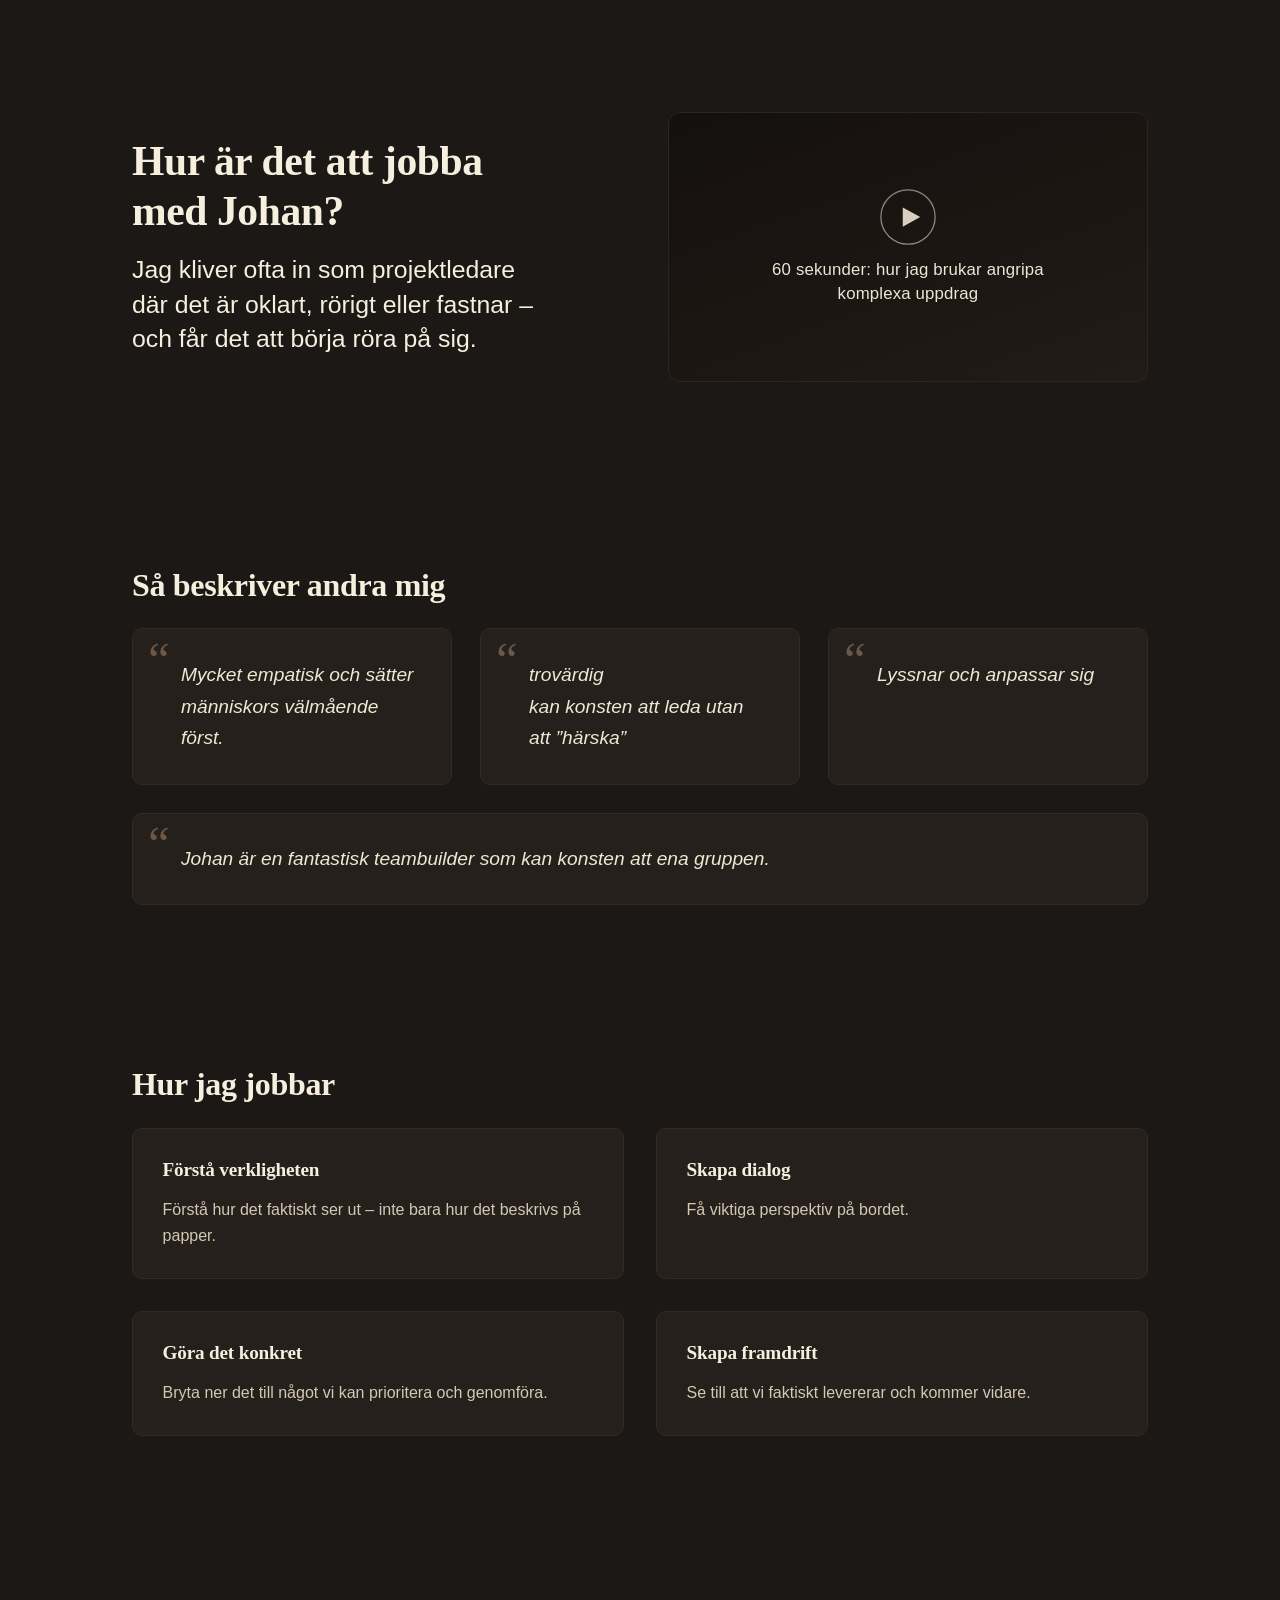
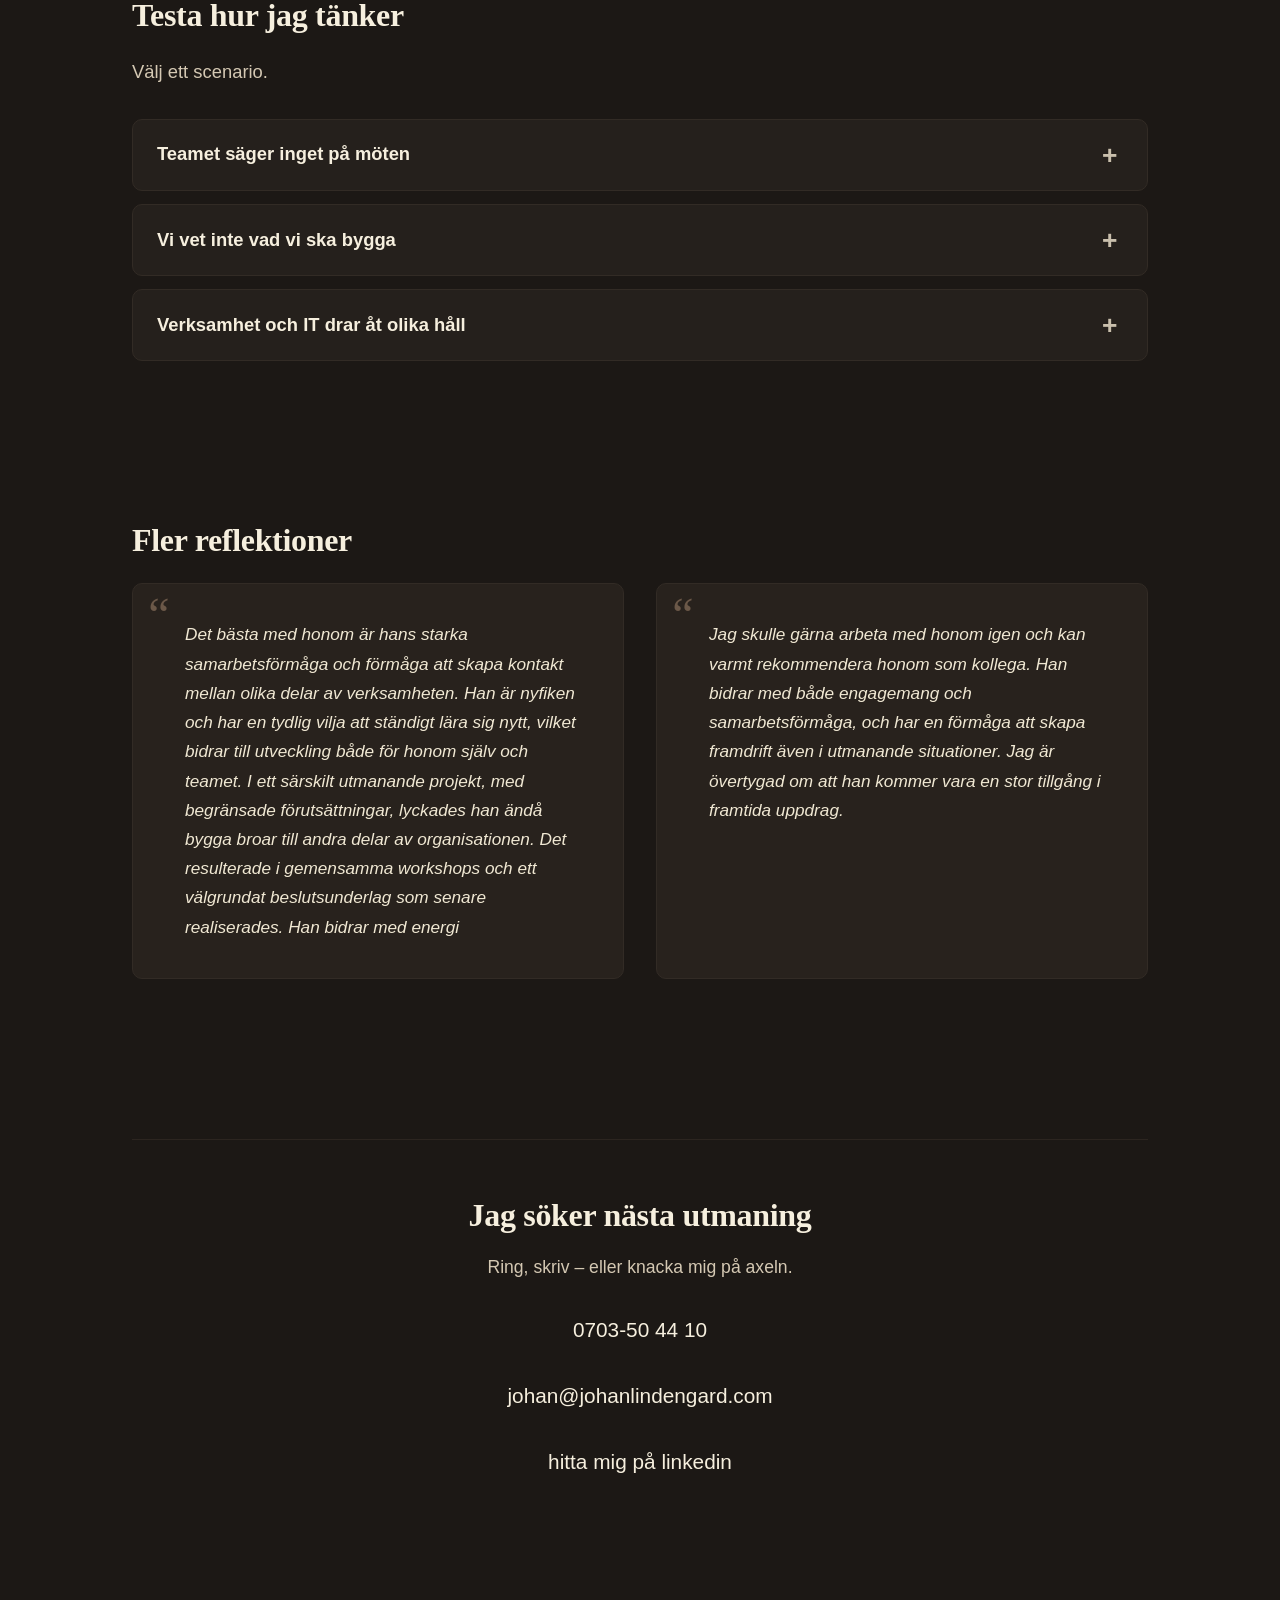
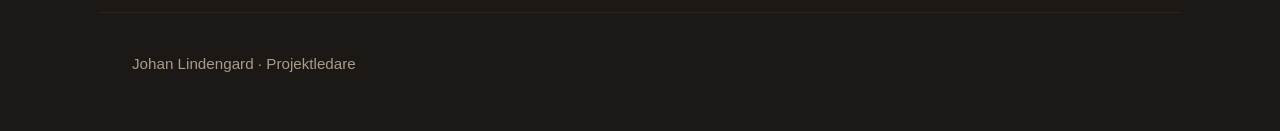
<file: index.html>
<!DOCTYPE html>
<html lang="sv">
<head>
    <meta charset="UTF-8">
    <meta name="viewport" content="width=device-width, initial-scale=1">
    <meta name="theme-color" content="#1c1815">
    <title>Hur är det att jobba med Johan? – Johan Lindengard</title>
    <meta name="description" content="Johan Lindengard – projektledare som får saker att röra på sig.">
    <link rel="stylesheet" href="styles.css">
</head>
<body>
    <main>
        <section class="hero">
            <h1>Hur är det att jobba med Johan?</h1>
            <p class="hero__hook">Jag kliver ofta in som projektledare där det är oklart, rörigt eller fastnar – och får det att börja röra på sig.</p>
            <div class="video-placeholder" role="img" aria-label="Video kommer snart">
                <span class="video-placeholder__icon" aria-hidden="true">
                    <svg viewBox="0 0 64 64" width="56" height="56" focusable="false">
                        <circle cx="32" cy="32" r="31" fill="none" stroke="currentColor" stroke-width="1.5" opacity="0.6"/>
                        <path d="M26 21 L46 32 L26 43 Z" fill="currentColor"/>
                    </svg>
                </span>
                <span class="video-placeholder__text">60 sekunder: hur jag brukar angripa komplexa uppdrag</span>
            </div>
        </section>

        <section class="quotes" aria-labelledby="quotes-heading">
            <h2 id="quotes-heading">Så beskriver andra mig</h2>
            <div class="quote-grid">
                <blockquote class="quote">Mycket empatisk och sätter människors välmående först.</blockquote>
                <blockquote class="quote">trovärdig<br>kan konsten att leda utan att ”härska”</blockquote>
                <blockquote class="quote">Lyssnar och anpassar sig</blockquote>
                <blockquote class="quote">Johan är en fantastisk teambuilder som kan konsten att ena gruppen.</blockquote>
            </div>
        </section>

        <section class="approach" id="approach" aria-labelledby="approach-heading">
            <h2 id="approach-heading">Hur jag jobbar</h2>
            <div class="approach-grid">
                <article class="approach-card">
                    <h3>Förstå verkligheten</h3>
                    <p>Förstå hur det faktiskt ser ut – inte bara hur det beskrivs på papper.</p>
                </article>
                <article class="approach-card">
                    <h3>Skapa dialog</h3>
                    <p>Få viktiga perspektiv på bordet.</p>
                </article>
                <article class="approach-card">
                    <h3>Göra det konkret</h3>
                    <p>Bryta ner det till något vi kan prioritera och genomföra.</p>
                </article>
                <article class="approach-card">
                    <h3>Skapa framdrift</h3>
                    <p>Se till att vi faktiskt levererar och kommer vidare.</p>
                </article>
            </div>
        </section>

        <section class="scenarios" aria-labelledby="scenarios-heading">
            <h2 id="scenarios-heading">Testa hur jag tänker</h2>
            <p class="lead">Välj ett scenario.</p>
            <div class="scenarios-list">
                <details class="scenario" name="scenarios">
                    <summary>
                        <span class="scenario__title">Teamet säger inget på möten</span>
                        <span class="scenario__chevron" aria-hidden="true">+</span>
                    </summary>
                    <div class="scenario__answer">
                        <p>Min första hypotes är att det handlar mer om trygghet än kompetens.</p>
                        <p>Jag börjar med att prata med några nyckelpersoner en och en.</p>
                        <p>Sen justerar jag hur vi kör forumen så att fler perspektiv faktiskt kommer fram.</p>
                        <p>Målet är att få igång dialogen – för det är där bättre beslut börjar.</p>
                    </div>
                </details>
                <details class="scenario" name="scenarios">
                    <summary>
                        <span class="scenario__title">Vi vet inte vad vi ska bygga</span>
                        <span class="scenario__chevron" aria-hidden="true">+</span>
                    </summary>
                    <div class="scenario__answer">
                        <p>Jag börjar inte med lösningar, utan med att förstå vad problemet egentligen är.</p>
                        <p>Vi bryter ner det i mindre frågeställningar och testar små saker snabbt.</p>
                        <p>På så sätt får vi fram vad som faktiskt skapar värde innan vi bygger för mycket.</p>
                    </div>
                </details>
                <details class="scenario" name="scenarios">
                    <summary>
                        <span class="scenario__title">Verksamhet och IT drar åt olika håll</span>
                        <span class="scenario__chevron" aria-hidden="true">+</span>
                    </summary>
                    <div class="scenario__answer">
                        <p>Ofta handlar det om att perspektiv inte möts.</p>
                        <p>Jag faciliterar dialog där både verksamhet och teknik får beskriva sin verklighet.</p>
                        <p>Sen bryter vi ner det till något konkret som båda kan enas kring och testa.</p>
                    </div>
                </details>
            </div>
        </section>

        <section class="reflections" aria-labelledby="reflections-heading">
            <h2 id="reflections-heading">Fler reflektioner</h2>
            <div class="reflections-grid">
                <blockquote class="quote quote--long">Det bästa med honom är hans starka samarbetsförmåga och förmåga att skapa kontakt mellan olika delar av verksamheten. Han är nyfiken och har en tydlig vilja att ständigt lära sig nytt, vilket bidrar till utveckling både för honom själv och teamet. I ett särskilt utmanande projekt, med begränsade förutsättningar, lyckades han ändå bygga broar till andra delar av organisationen. Det resulterade i gemensamma workshops och ett välgrundat beslutsunderlag som senare realiserades. Han bidrar med energi</blockquote>
                <blockquote class="quote quote--long">Jag skulle gärna arbeta med honom igen och kan varmt rekommendera honom som kollega. Han bidrar med både engagemang och samarbetsförmåga, och har en förmåga att skapa framdrift även i utmanande situationer. Jag är övertygad om att han kommer vara en stor tillgång i framtida uppdrag.</blockquote>
            </div>
        </section>

        <section class="contact" aria-labelledby="contact-heading">
            <h2 id="contact-heading">Jag söker nästa utmaning</h2>
            <p class="contact__invite">Ring, skriv – eller knacka mig på axeln.</p>
            <div class="contact__details">
                <a class="contact__link" href="tel:0703504410">0703-50 44 10</a>
                <a class="contact__link" href="mailto:johan@johanlindengard.com">johan@johanlindengard.com</a>
                <a class="contact__link" href="https://www.linkedin.com/in/johan-lindengard/" target="_blank" rel="noopener noreferrer">hitta mig på linkedin</a>
            </div>
        </section>
    </main>

    <footer>
        <p>Johan Lindengard · Projektledare</p>
    </footer>
</body>
</html>
</file>
<file: styles.css>
*,
*::before,
*::after {
    box-sizing: border-box;
}

html {
    -webkit-text-size-adjust: 100%;
    scroll-behavior: smooth;
}

body {
    margin: 0;
    background: #1c1815;
    color: #ede4d3;
    font-family: -apple-system, BlinkMacSystemFont, "Segoe UI", Roboto, "Helvetica Neue", Arial, sans-serif;
    font-size: 18px;
    line-height: 1.6;
    -webkit-font-smoothing: antialiased;
    -moz-osx-font-smoothing: grayscale;
}

@media (max-width: 700px) {
    body {
        font-size: 19px;
    }
}

main {
    max-width: 1080px;
    margin: 0 auto;
    padding: 4.5rem 1.5rem 2rem;
}

section {
    margin-bottom: 8rem;
}

@media (max-width: 700px) {
    main {
        padding: 2.5rem 1.25rem 2rem;
    }
    section {
        margin-bottom: 6rem;
    }
}

h1,
h2,
h3 {
    font-family: Georgia, "Iowan Old Style", "Palatino Linotype", "Times New Roman", serif;
    letter-spacing: -0.01em;
    color: #f6efde;
}

h1 {
    font-size: clamp(2rem, 6vw, 2.4rem);
    font-weight: 600;
    line-height: 1.2;
    margin: 0 0 1.5rem;
    max-width: 18ch;
}

h2 {
    font-size: clamp(1.5rem, 4.5vw, 1.85rem);
    font-weight: 600;
    line-height: 1.2;
    margin: 0 0 1.5rem;
}

h3 {
    font-size: 1.2rem;
    font-weight: 600;
    line-height: 1.3;
    margin: 0 0 0.85rem;
    color: #f6efde;
}

p {
    margin: 0 0 1rem;
}

p:last-child {
    margin-bottom: 0;
}

.lead {
    font-size: 1.15rem;
    color: #d4c8b3;
    max-width: 36ch;
    margin: 0 0 2rem;
    line-height: 1.55;
}

/* Hero */
.hero {
    padding-top: 1rem;
    padding-bottom: 1rem;
}

.hero__hook {
    font-size: clamp(1.25rem, 4.2vw, 1.5rem);
    line-height: 1.4;
    color: #f6efde;
    margin: 0 0 2rem;
    max-width: 38ch;
    font-weight: 500;
}

/* Video placeholder */
.video-placeholder {
    aspect-ratio: 16 / 9;
    background: linear-gradient(160deg, #14100e 0%, #221b16 100%);
    border: 1px solid #2c2520;
    border-radius: 12px;
    display: flex;
    flex-direction: column;
    align-items: center;
    justify-content: center;
    gap: 0.85rem;
    color: #d4c8b3;
    font-size: 1.05rem;
    letter-spacing: 0.01em;
    margin: 0;
    text-align: center;
    padding: 1.25rem;
    cursor: default;
    transition: border-color 0.2s ease, background 0.2s ease, transform 0.2s ease;
}

.video-placeholder:hover {
    border-color: #4a3f35;
    background: linear-gradient(160deg, #181311 0%, #261e18 100%);
}

.video-placeholder__icon {
    display: inline-flex;
    align-items: center;
    justify-content: center;
    color: #ede4d3;
    opacity: 0.9;
    transition: opacity 0.2s ease, transform 0.2s ease;
}

.video-placeholder:hover .video-placeholder__icon {
    opacity: 1;
    transform: scale(1.06);
}

.video-placeholder__text {
    color: #ede4d3;
    max-width: 32ch;
    line-height: 1.4;
    font-weight: 500;
}

/* Quotes (top grid: short, punchy) */
.quote-grid {
    display: grid;
    grid-template-columns: repeat(2, 1fr);
    gap: 1.25rem;
}

.quote {
    background: #25201c;
    border: 1px solid #322b25;
    border-radius: 10px;
    padding: 1.85rem 1.85rem 1.85rem 3rem;
    margin: 0;
    color: #f0e8d3;
    font-style: italic;
    font-size: 1.2rem;
    line-height: 1.65;
    position: relative;
}

.quote::before {
    content: "\201C";
    position: absolute;
    top: 0.4rem;
    left: 0.95rem;
    font-family: Georgia, "Iowan Old Style", "Palatino Linotype", serif;
    font-size: 3rem;
    font-style: normal;
    color: #6b5848;
    line-height: 1;
}

@media (max-width: 600px) {
    .quote-grid {
        grid-template-columns: 1fr;
        gap: 1rem;
    }
    .quote {
        padding: 1.5rem 1.5rem 1.5rem 2.75rem;
        font-size: 1.15rem;
    }
}

/* Reflections (bottom grid: longer testimonials) */
.reflections-grid {
    display: grid;
    grid-template-columns: 1fr;
    gap: 1.5rem;
}

.quote--long {
    background: #28221d;
    padding: 2.25rem 2.25rem 2.25rem 3.25rem;
    font-size: 1.1rem;
    line-height: 1.7;
}

@media (max-width: 700px) {
    .quote--long {
        padding: 1.75rem 1.5rem 1.75rem 2.75rem;
        font-size: 1.075rem;
    }
}

/* Approach */
.approach-grid {
    display: grid;
    grid-template-columns: repeat(2, 1fr);
    gap: 1.25rem;
}

.approach-card {
    background: #25201c;
    border: 1px solid #322b25;
    border-radius: 10px;
    padding: 1.85rem;
}

.approach-card h3 {
    font-size: 1.2rem;
    margin: 0 0 0.85rem;
}

.approach-card p {
    margin: 0;
    color: #d4c8b3;
    font-size: 1rem;
    line-height: 1.6;
}

@media (max-width: 700px) {
    .approach-grid {
        grid-template-columns: 1fr;
    }
}

/* Scenarios (interactive accordion) */
.scenarios-list {
    display: flex;
    flex-direction: column;
    gap: 0.85rem;
}

.scenario {
    background: #25201c;
    border: 1px solid #322b25;
    border-radius: 10px;
    overflow: hidden;
}

.scenario summary {
    list-style: none;
    cursor: pointer;
    padding: 1.35rem 1.5rem;
    display: flex;
    align-items: center;
    justify-content: space-between;
    gap: 1rem;
    color: #f6efde;
    font-weight: 600;
    font-size: 1.15rem;
    line-height: 1.35;
    min-height: 60px;
    -webkit-tap-highlight-color: transparent;
    transition: background 0.12s ease;
}

.scenario summary::-webkit-details-marker {
    display: none;
}

.scenario summary::marker {
    display: none;
    content: "";
}

.scenario summary:hover {
    background: #2c2620;
}

.scenario summary:focus-visible {
    outline: 2px solid #6a5e51;
    outline-offset: -2px;
}

.scenario__title {
    flex: 1 1 auto;
}

.scenario__chevron {
    flex: 0 0 auto;
    color: #c9bfac;
    font-size: 1.65rem;
    line-height: 1;
    width: 1.65rem;
    text-align: center;
    transition: transform 0.12s ease, color 0.12s ease;
}

.scenario[open] .scenario__chevron {
    transform: rotate(45deg);
    color: #ede4d3;
}

.scenario[open] summary {
    background: #2a241f;
}

.scenario__answer {
    padding: 0.5rem 1.5rem 1.5rem;
    color: #ede4d3;
    line-height: 1.6;
    font-size: 1rem;
    border-top: 1px solid #2c2520;
}

.scenario__answer p {
    margin: 0.85rem 0 0;
}

@media (max-width: 600px) {
    .scenario summary {
        padding: 1.2rem 1.25rem;
        font-size: 1.1rem;
    }
    .scenario__answer {
        padding: 0.5rem 1.25rem 1.25rem;
    }
}

/* Contact */
.contact {
    text-align: center;
    padding: 2rem 0 1rem;
    margin-top: 2rem;
    border-top: 1px solid #2c2520;
    margin-bottom: 3rem;
}

.contact h2 {
    margin: 1.5rem auto 1.25rem;
    max-width: 22ch;
}

.contact__invite {
    color: #d4c8b3;
    font-size: 1.1rem;
    line-height: 1.5;
    margin: 0 auto 0.75rem;
    max-width: 32ch;
}

.contact__details {
    display: flex;
    flex-direction: column;
    align-items: center;
    gap: 0.5rem;
    margin: 1.25rem 0 1rem;
}

.contact__link {
    color: #f6efde;
    text-decoration: none;
    font-size: 1.3rem;
    font-weight: 500;
    padding: 0.75rem 1rem;
    min-height: 52px;
    display: inline-flex;
    align-items: center;
    justify-content: center;
    border-bottom: 1px solid transparent;
    transition: color 0.12s ease, border-color 0.12s ease;
    -webkit-tap-highlight-color: transparent;
}

.contact__link:hover,
.contact__link:focus-visible {
    color: #fff;
    border-bottom-color: #6a5e51;
    outline: none;
}

@media (max-width: 600px) {
    .contact {
        margin-bottom: 2rem;
    }
    .contact__link {
        font-size: 1.25rem;
    }
}

/* Footer */
footer {
    max-width: 1080px;
    margin: 0 auto;
    padding: 2rem 1.5rem 3rem;
    color: #a89c8a;
    font-size: 0.95rem;
    border-top: 1px solid #2c2520;
    line-height: 1.5;
}

footer p {
    margin: 0;
}

/* ------------------------------------------------------------------
   Desktop layer — only applies above 900px, mobile stays untouched
   ------------------------------------------------------------------ */
@media (min-width: 900px) {
    main {
        padding: 5.5rem 2rem 2.5rem;
    }

    section {
        margin-bottom: 10rem;
    }

    h1 {
        font-size: 2.6rem;
    }

    h2 {
        font-size: 2rem;
    }

    /* Hero — text left, video right */
    .hero {
        display: grid;
        grid-template-columns: 1fr 1fr;
        grid-template-rows: auto auto;
        column-gap: 3.5rem;
        align-items: center;
        padding-top: 1.5rem;
        padding-bottom: 1.5rem;
    }

    .hero > h1 {
        grid-column: 1;
        grid-row: 1;
        align-self: end;
        margin: 0 0 1rem;
    }

    .hero__hook {
        grid-column: 1;
        grid-row: 2;
        align-self: start;
        font-size: 1.55rem;
        line-height: 1.4;
        max-width: 30ch;
        margin: 0;
    }

    .hero .video-placeholder {
        grid-column: 2;
        grid-row: 1 / 3;
        align-self: center;
    }

    /* Quotes — 3-col with the longer last quote spanning all */
    .quote-grid {
        grid-template-columns: repeat(3, 1fr);
        gap: 1.75rem;
    }

    .quote-grid > .quote:last-child {
        grid-column: span 3;
    }

    /* Approach — keep 2x2 with airier gap */
    .approach-grid {
        gap: 2rem;
    }

    /* Reflections — testimonials side by side */
    .reflections-grid {
        grid-template-columns: repeat(2, 1fr);
        gap: 2rem;
    }

    .quote--long {
        font-size: 1.075rem;
    }

    /* Scenarios — cap line length on the answer text for readability */
    .scenario__answer p {
        max-width: 64ch;
    }

    /* Footer breathes a bit more */
    footer {
        padding: 2.5rem 2rem 3.5rem;
    }
}
</file>
